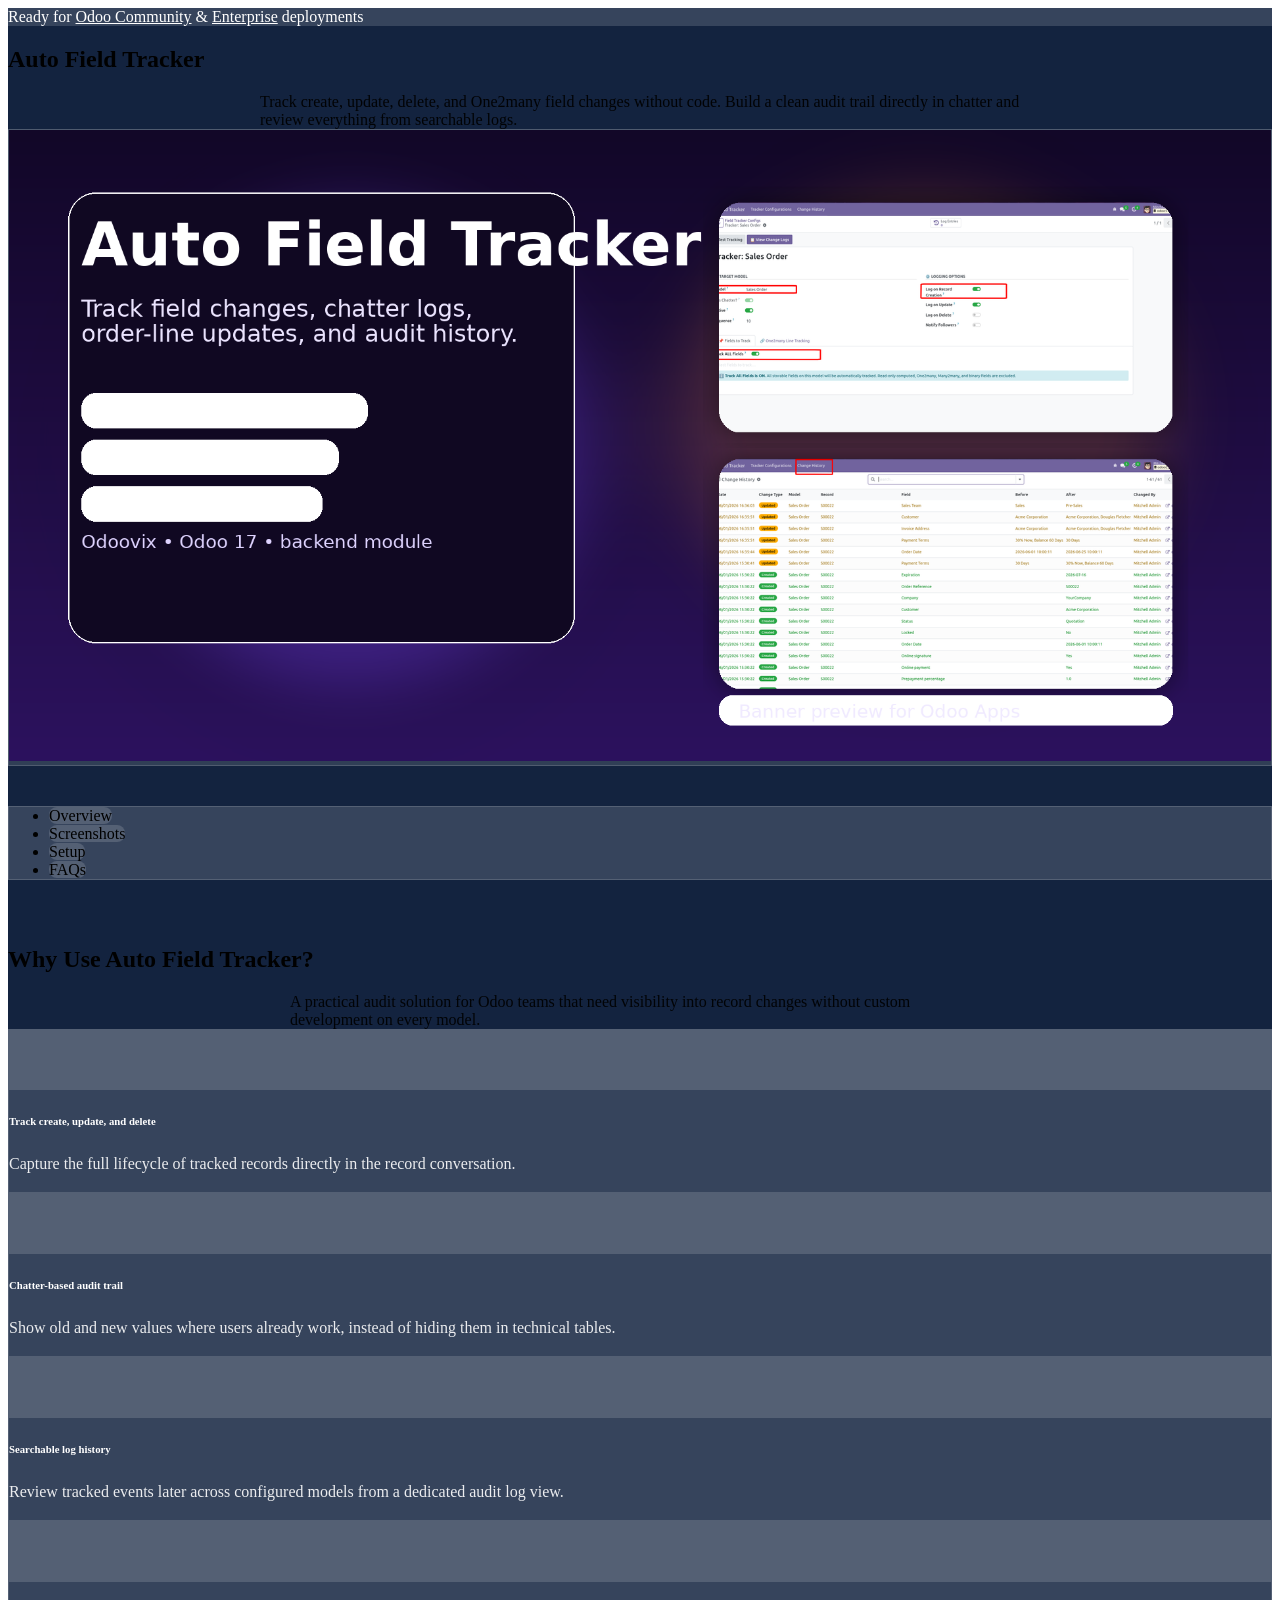
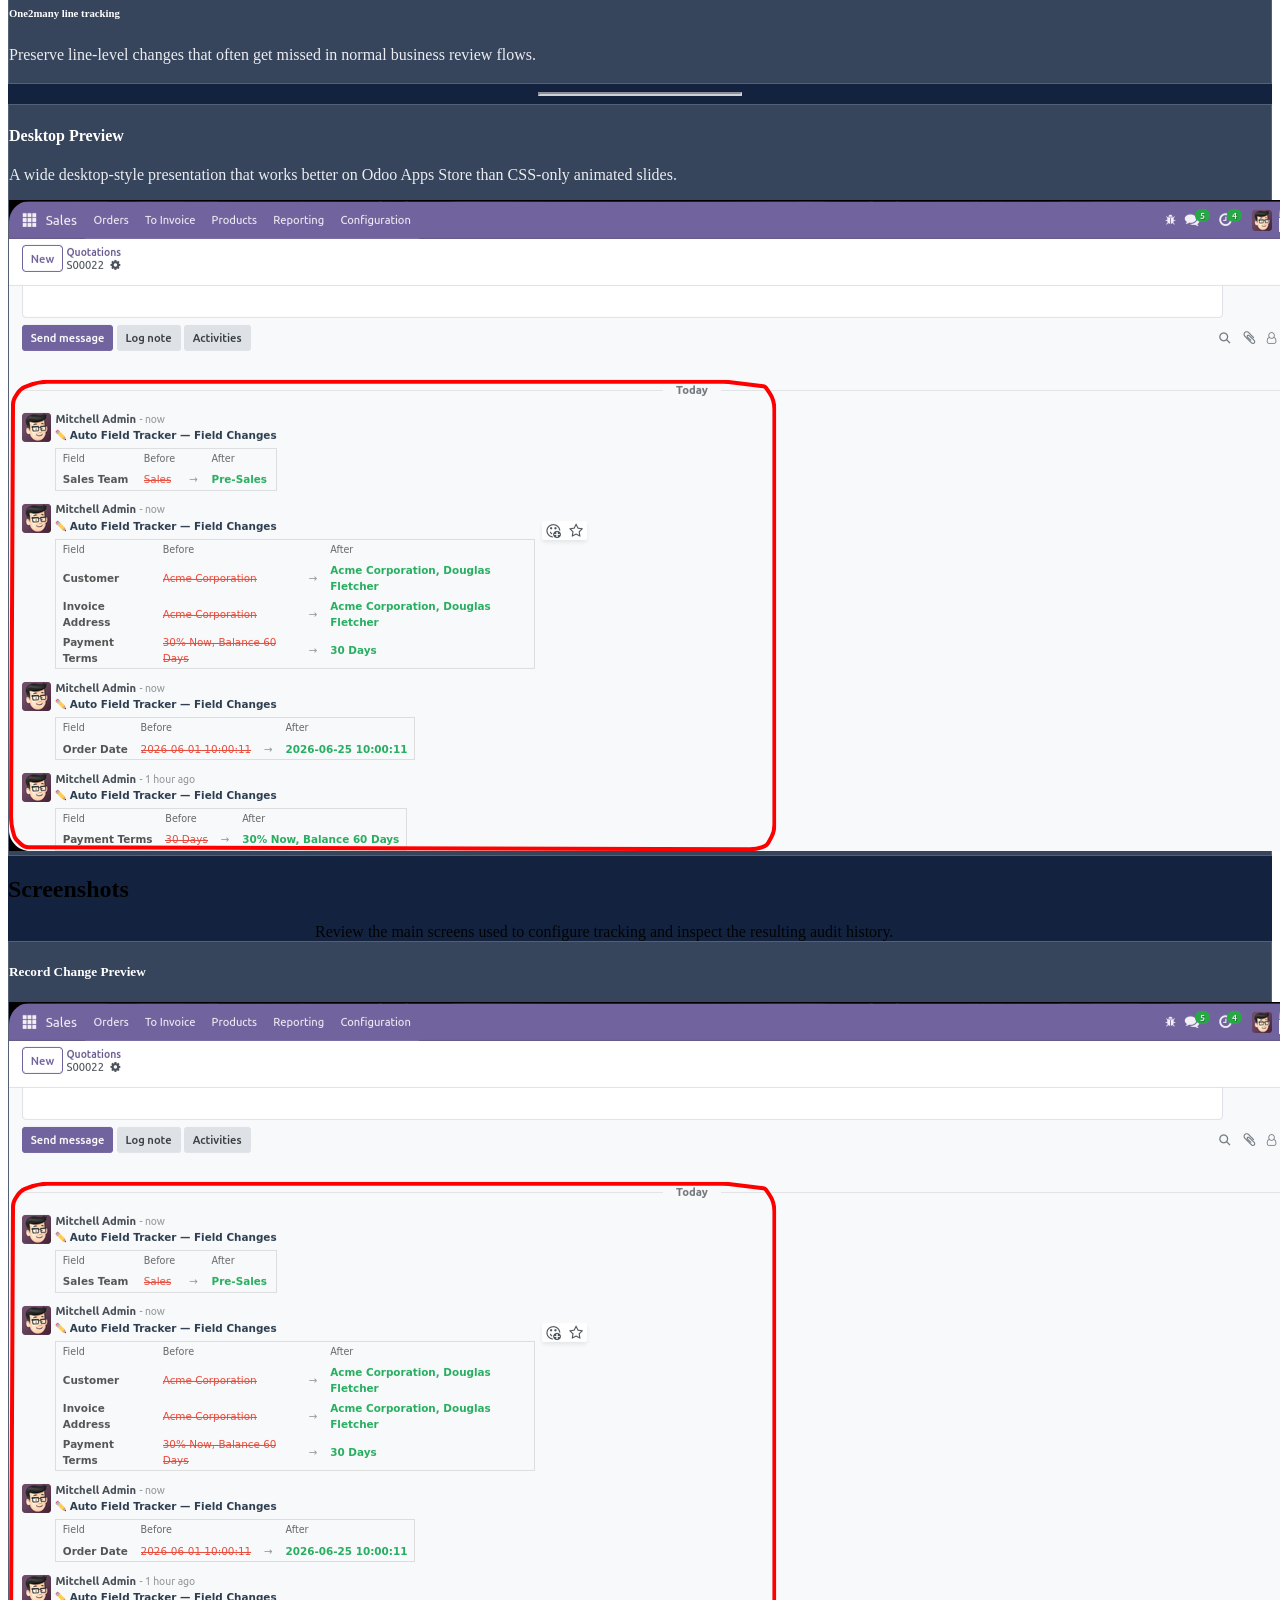
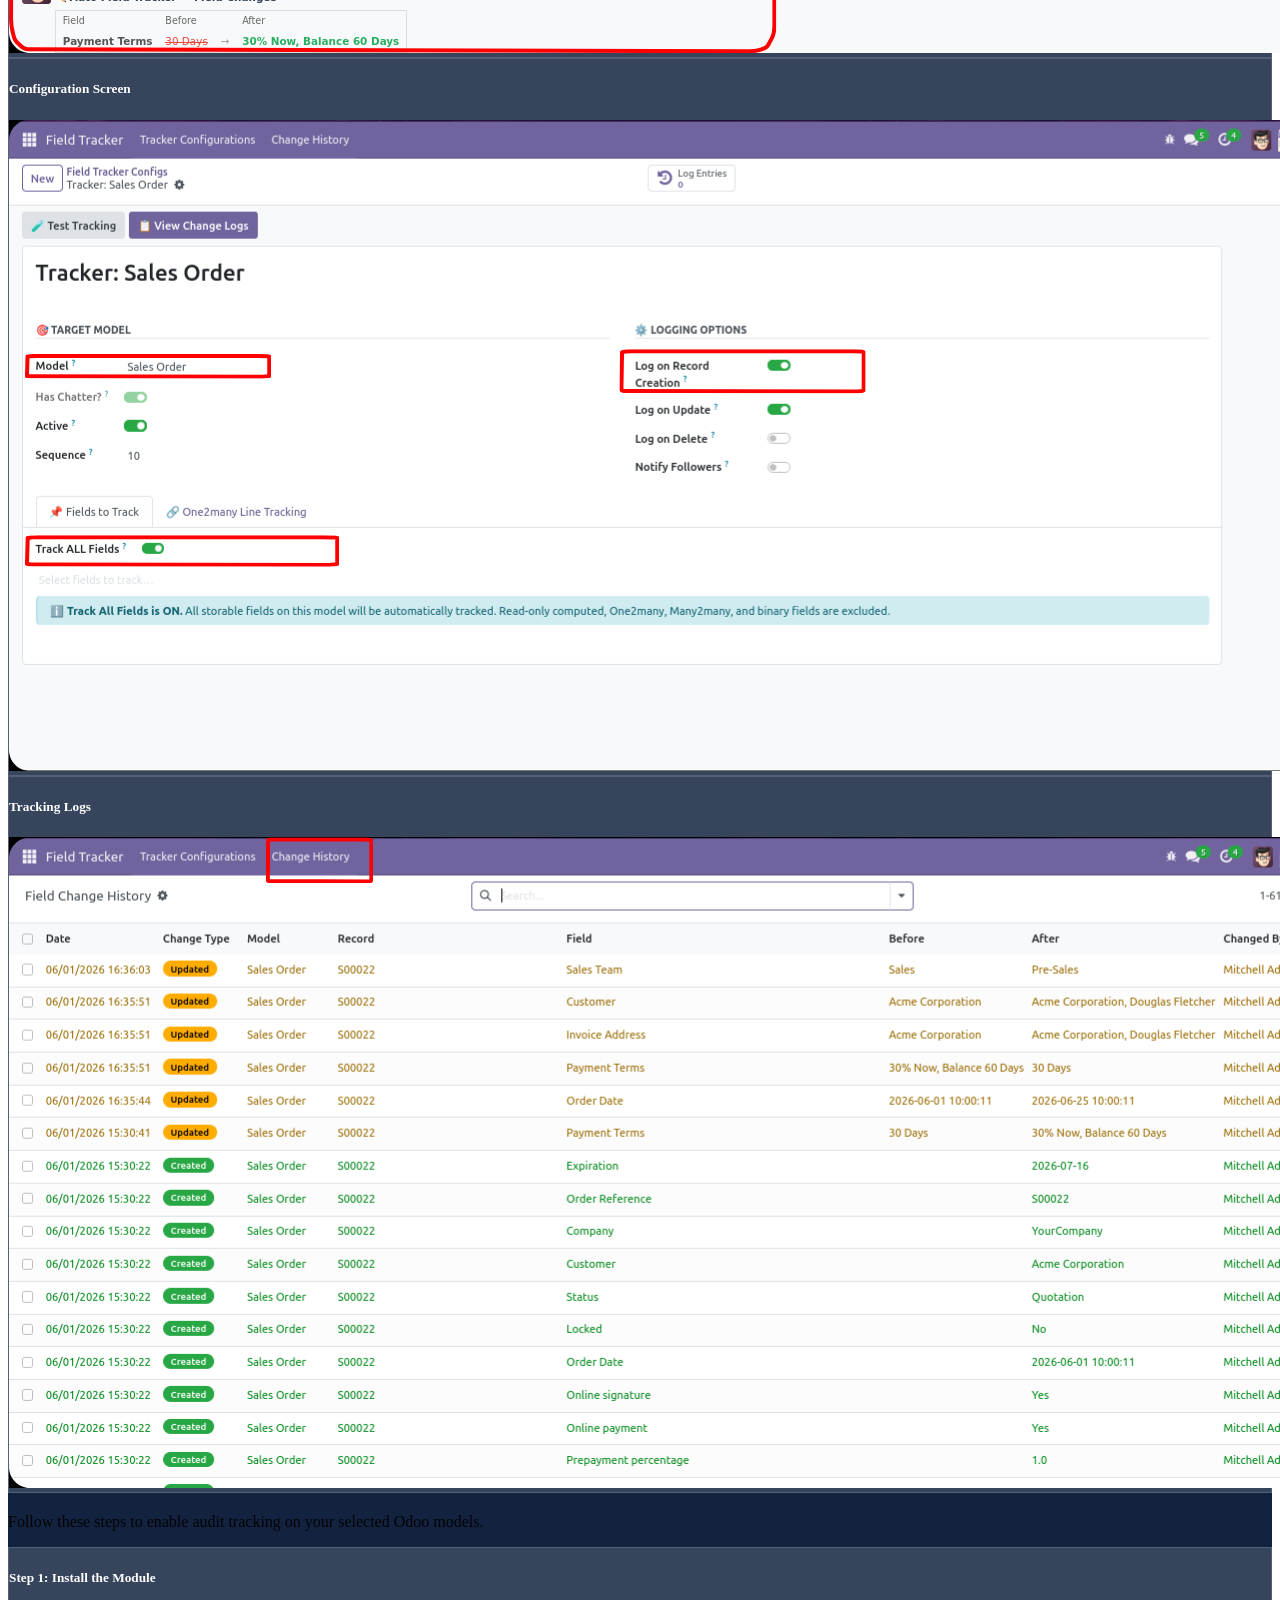
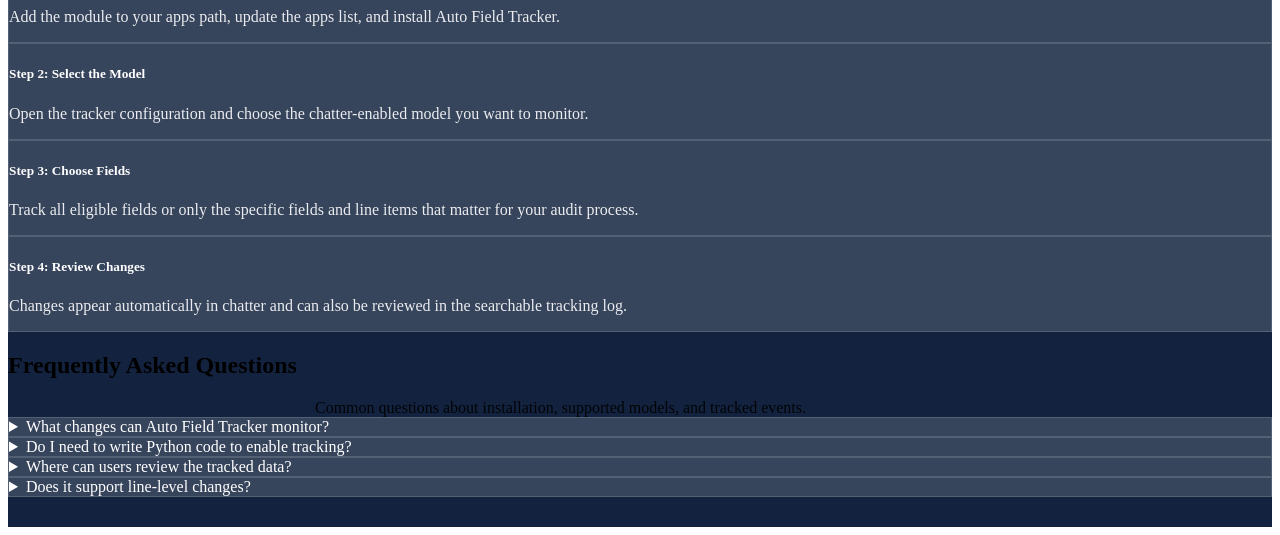
<file: addons/auto_field_tracker/static/description/index.html>
<!DOCTYPE html>
<html lang="en">
<head>
    <meta charset="UTF-8"/>
    <meta content="width=device-width, initial-scale=1" name="viewport"/>
</head>
<body class="m-0 p-0">

<div class="oe_container m-0 p-0" style="background-color: #13233f;">

    <div class="text-center py-3 shadow-lg" style="background-color: #ffffff26; color: #fff;">
        Ready for
        <span class="text-nowrap">
            <span style="text-decoration: underline;">Odoo Community</span> &
            <span style="text-decoration: underline;">Enterprise</span>
        </span>
        deployments
    </div>

    <section class="py-5" style="background-color: #13233f;">
        <div class="row justify-content-center g-4 align-items-stretch">
            <div class="col-lg-10 col-md-12">
                <div class="text-center text-white mb-4 px-3">
                    <h2 class="fw-bold text-light mb-3">Auto Field Tracker</h2>
                    <p class="fs-6 fs-md-5" style="max-width: 760px; margin: 0 auto; opacity: 0.92;">
                        Track create, update, delete, and One2many field changes without code. Build a clean audit
                        trail directly in chatter and review everything from searchable logs.
                    </p>
                </div>

                <div class="p-3 p-md-4 rounded-4 shadow-lg" style="background-color: #ffffff1f; border: 1px solid #ffffff26;">
                    <img alt="Auto Field Tracker Banner" class="img-fluid rounded-4" src="banner.png" style="width: 100%;"/>
                </div>
            </div>
        </div>
    </section>

    <div style="padding-top: 24px; background-color: #13233f;">
        <ul class="nav nav-tabs justify-content-center p-2 shadow-lg gap-2"
            id="nav-tab"
            role="tablist"
            style="background-color: #ffffff26; border: 1px solid #ffffff26;">

            <li class="nav-item" role="presentation">
                <a aria-controls="overview" aria-selected="true"
                   class="nav-link active fw-semibold text-white"
                   data-bs-target="#Overview"
                   data-bs-toggle="pill"
                   id="overview-tab"
                   role="tab"
                   style="background-color: #ffffff26; border-radius: 0.5rem;"
                   type="button">
                    Overview
                </a>
            </li>

            <li class="nav-item" role="presentation">
                <a aria-controls="screenshots" aria-selected="false"
                   class="nav-link fw-semibold text-white"
                   data-bs-target="#Screenshots"
                   data-bs-toggle="pill"
                   id="screenshots-tab"
                   role="tab"
                   style="background-color: #ffffff26; border-radius: 0.5rem;"
                   tabindex="-1"
                   type="button">
                    Screenshots
                </a>
            </li>

            <li class="nav-item" role="presentation">
                <a aria-controls="setup" aria-selected="false"
                   class="nav-link fw-semibold text-white"
                   data-bs-target="#Setup"
                   data-bs-toggle="pill"
                   id="setup-tab"
                   role="tab"
                   style="background-color: #ffffff26; border-radius: 0.5rem;"
                   tabindex="-1"
                   type="button">
                    Setup
                </a>
            </li>

            <li class="nav-item" role="presentation">
                <a aria-controls="faqs" aria-selected="false"
                   class="nav-link fw-semibold text-white"
                   data-bs-target="#FAQs"
                   data-bs-toggle="pill"
                   id="faqs-tab"
                   role="tab"
                   style="background-color: #ffffff26; border-radius: 0.5rem;"
                   tabindex="-1"
                   type="button">
                    FAQs
                </a>
            </li>
        </ul>

        <div class="tab-content p-3" style="padding-top: 30px; padding-bottom: 30px;">

            <div aria-labelledby="overview-tab" class="tab-pane active" id="Overview" role="tabpanel">
                <section class="py-5" style="background-color: #13233f; margin-top: 20px;">
                    <div class="row justify-content-center g-4 align-items-stretch">
                        <div class="col-12 col-md-10">
                            <div class="text-center text-white mb-5 px-3">
                                <h2 class="text-light fw-bold mb-3">Why Use Auto Field Tracker?</h2>
                                <p class="fs-6 fs-md-5" style="max-width: 700px; margin: 0 auto; opacity: 0.9;">
                                    A practical audit solution for Odoo teams that need visibility into record changes
                                    without custom development on every model.
                                </p>
                            </div>

                            <div class="row g-4">
                                <div class="col-lg-6">
                                    <div class="d-flex flex-column flex-lg-row align-items-center text-center text-lg-start h-100 p-3 p-md-4 rounded-4 shadow-lg"
                                         style="background-color: #ffffff26; border: 1px solid #ffffff26; color: #fff;">
                                        <div class="mb-3 mb-lg-0 me-lg-3 d-flex align-items-center justify-content-center rounded-circle"
                                             style="min-width: 60px; height: 60px; background-color: #ffffff26;">
                                            <i class="fa fa-history text-white"></i>
                                        </div>
                                        <div>
                                            <h6 class="text-light fw-bold mb-1">Track create, update, and delete</h6>
                                            <p class="fs-6 mb-0" style="line-height: 1.5; opacity: 0.9;">
                                                Capture the full lifecycle of tracked records directly in the record
                                                conversation.
                                            </p>
                                        </div>
                                    </div>
                                </div>

                                <div class="col-lg-6">
                                    <div class="d-flex flex-column flex-lg-row align-items-center text-center text-lg-start h-100 p-3 p-md-4 rounded-4 shadow-lg"
                                         style="background-color: #ffffff26; border: 1px solid #ffffff26; color: #fff;">
                                        <div class="mb-3 mb-lg-0 me-lg-3 d-flex align-items-center justify-content-center rounded-circle"
                                             style="min-width: 60px; height: 60px; background-color: #ffffff26;">
                                            <i class="fa fa-comments text-white"></i>
                                        </div>
                                        <div>
                                            <h6 class="text-light fw-bold mb-1">Chatter-based audit trail</h6>
                                            <p class="fs-6 mb-0" style="line-height: 1.5; opacity: 0.9;">
                                                Show old and new values where users already work, instead of hiding
                                                them in technical tables.
                                            </p>
                                        </div>
                                    </div>
                                </div>

                                <div class="col-lg-6">
                                    <div class="d-flex flex-column flex-lg-row align-items-center text-center text-lg-start h-100 p-3 p-md-4 rounded-4 shadow-lg"
                                         style="background-color: #ffffff26; border: 1px solid #ffffff26; color: #fff;">
                                        <div class="mb-3 mb-lg-0 me-lg-3 d-flex align-items-center justify-content-center rounded-circle"
                                             style="min-width: 60px; height: 60px; background-color: #ffffff26;">
                                            <i class="fa fa-search text-white"></i>
                                        </div>
                                        <div>
                                            <h6 class="text-light fw-bold mb-1">Searchable log history</h6>
                                            <p class="fs-6 mb-0" style="line-height: 1.5; opacity: 0.9;">
                                                Review tracked events later across configured models from a dedicated
                                                audit log view.
                                            </p>
                                        </div>
                                    </div>
                                </div>

                                <div class="col-lg-6">
                                    <div class="d-flex flex-column flex-lg-row align-items-center text-center text-lg-start h-100 p-3 p-md-4 rounded-4 shadow-lg"
                                         style="background-color: #ffffff26; border: 1px solid #ffffff26; color: #fff;">
                                        <div class="mb-3 mb-lg-0 me-lg-3 d-flex align-items-center justify-content-center rounded-circle"
                                             style="min-width: 60px; height: 60px; background-color: #ffffff26;">
                                            <i class="fa fa-list-alt text-white"></i>
                                        </div>
                                        <div>
                                            <h6 class="text-light fw-bold mb-1">One2many line tracking</h6>
                                            <p class="fs-6 mb-0" style="line-height: 1.5; opacity: 0.9;">
                                                Preserve line-level changes that often get missed in normal business
                                                review flows.
                                            </p>
                                        </div>
                                    </div>
                                </div>
                            </div>

                            <hr class="mx-auto my-4" style="border-color: white; width: 200px; border-width: 2px; opacity: 0.8;"/>

                            <div class="row g-4">
                                <div class="col-12">
                                    <div class="p-4 rounded-4 shadow-lg text-center"
                                         style="background-color: #ffffff26; border: 1px solid #ffffff26; color: #fff;">
                                        <h4 class="fw-bold text-light mb-3">Desktop Preview</h4>
                                        <p class="fs-6 mb-4" style="opacity: 0.9;">
                                            A wide desktop-style presentation that works better on Odoo Apps Store than
                                            CSS-only animated slides.
                                        </p>
                                        <img alt="Auto Field Tracker Desktop Preview" class="img-fluid rounded-4" src="img/1.png"/>
                                    </div>
                                </div>
                            </div>
                        </div>
                    </div>
                </section>
            </div>

            <div aria-labelledby="screenshots-tab" class="tab-pane" id="Screenshots" role="tabpanel">
                <section class="py-5" style="background-color: #13233f; margin-top: 20px;">
                    <div class="row justify-content-center text-center">
                        <div class="col-12 col-md-10">
                            <div class="text-center text-white mb-5 px-3">
                                <h2 class="text-light fw-bold mb-3">Screenshots</h2>
                                <p class="fs-6 fs-md-5" style="max-width: 650px; margin: 0 auto; opacity: 0.9;">
                                    Review the main screens used to configure tracking and inspect the resulting audit
                                    history.
                                </p>
                            </div>

                            <div class="row g-4">
                                <div class="col-12">
                                    <div class="p-4 rounded-4 shadow-lg"
                                         style="background-color: #ffffff26; border: 1px solid #ffffff26; color: #fff;">
                                        <h5 class="fw-bold text-light mb-3">Record Change Preview</h5>
                                        <img alt="Screenshot 1" class="img-fluid rounded" src="img/1.png"/>
                                    </div>
                                </div>

                                <div class="col-12">
                                    <div class="p-4 rounded-4 shadow-lg"
                                         style="background-color: #ffffff26; border: 1px solid #ffffff26; color: #fff;">
                                        <h5 class="fw-bold text-light mb-3">Configuration Screen</h5>
                                        <img alt="Screenshot 2" class="img-fluid rounded" src="img/2.png"/>
                                    </div>
                                </div>

                                <div class="col-12">
                                    <div class="p-4 rounded-4 shadow-lg"
                                         style="background-color: #ffffff26; border: 1px solid #ffffff26; color: #fff;">
                                        <h5 class="fw-bold text-light mb-3">Tracking Logs</h5>
                                        <img alt="Screenshot 3" class="img-fluid rounded" src="img/3.png"/>
                                    </div>
                                </div>
                            </div>
                        </div>
                    </div>
                </section>
            </div>

            <div aria-labelledby="setup-tab" class="tab-pane" id="Setup" role="tabpanel">
                <section class="py-5" style="background-color: #13233f; margin-top: 20px;">
                    <div class="row justify-content-center text-center">
                        <div class="col-12 col-md-10">
                            <p class="fs-6 fs-md-5 text-white mb-5" style="opacity: 0.9;">
                                Follow these steps to enable audit tracking on your selected Odoo models.
                            </p>

                            <div class="row g-4">
                                <div class="col-12">
                                    <div class="p-4 rounded-4 shadow-lg"
                                         style="background-color: #ffffff26; border: 1px solid #ffffff26; color: #fff;">
                                        <h5 class="fw-bold text-light">Step 1: Install the Module</h5>
                                        <p class="fs-6 mb-0" style="opacity: 0.9;">
                                            Add the module to your apps path, update the apps list, and install Auto
                                            Field Tracker.
                                        </p>
                                    </div>
                                </div>

                                <div class="col-12">
                                    <div class="p-4 rounded-4 shadow-lg"
                                         style="background-color: #ffffff26; border: 1px solid #ffffff26; color: #fff;">
                                        <h5 class="fw-bold text-light">Step 2: Select the Model</h5>
                                        <p class="fs-6 mb-0" style="opacity: 0.9;">
                                            Open the tracker configuration and choose the chatter-enabled model you
                                            want to monitor.
                                        </p>
                                    </div>
                                </div>

                                <div class="col-12">
                                    <div class="p-4 rounded-4 shadow-lg"
                                         style="background-color: #ffffff26; border: 1px solid #ffffff26; color: #fff;">
                                        <h5 class="fw-bold text-light">Step 3: Choose Fields</h5>
                                        <p class="fs-6 mb-0" style="opacity: 0.9;">
                                            Track all eligible fields or only the specific fields and line items that
                                            matter for your audit process.
                                        </p>
                                    </div>
                                </div>

                                <div class="col-12">
                                    <div class="p-4 rounded-4 shadow-lg text-center"
                                         style="background-color: #ffffff26; border: 1px solid #ffffff26; color: #fff;">
                                        <h5 class="fw-bold text-light">Step 4: Review Changes</h5>
                                        <p class="fs-6 mb-0" style="opacity: 0.9;">
                                            Changes appear automatically in chatter and can also be reviewed in the
                                            searchable tracking log.
                                        </p>
                                    </div>
                                </div>
                            </div>
                        </div>
                    </div>
                </section>
            </div>

            <div aria-labelledby="faqs-tab" class="tab-pane" id="FAQs" role="tabpanel">
                <section class="py-5" style="background-color: #13233f; margin-top: 20px;">
                    <div class="row justify-content-center text-center">
                        <div class="col-12 col-md-10">
                            <div class="text-center text-white mb-5 px-3">
                                <h2 class="text-light fw-bold mb-3">Frequently Asked Questions</h2>
                                <p class="fs-6 fs-md-5" style="max-width: 650px; margin: 0 auto; opacity: 0.9;">
                                    Common questions about installation, supported models, and tracked events.
                                </p>
                            </div>

                            <div class="d-flex flex-column gap-3 text-start">
                                <details class="p-4 rounded-4 shadow-lg"
                                         style="background-color: #ffffff26; border: 1px solid #ffffff26; color: #fff;">
                                    <summary class="fw-bold text-white cursor-pointer">
                                        What changes can Auto Field Tracker monitor?
                                    </summary>
                                    <div class="mt-4" style="opacity: 0.9;">
                                        <hr/>
                                        It can track create, update, delete, and selected One2many line changes for
                                        supported chatter-enabled models.
                                    </div>
                                </details>

                                <details class="p-4 rounded-4 shadow-lg"
                                         style="background-color: #ffffff26; border: 1px solid #ffffff26; color: #fff;">
                                    <summary class="fw-bold text-white cursor-pointer">
                                        Do I need to write Python code to enable tracking?
                                    </summary>
                                    <div class="mt-4" style="opacity: 0.9;">
                                        <hr/>
                                        No. The module is designed to be configured from the Odoo interface without
                                        custom code for each tracked model.
                                    </div>
                                </details>

                                <details class="p-4 rounded-4 shadow-lg"
                                         style="background-color: #ffffff26; border: 1px solid #ffffff26; color: #fff;">
                                    <summary class="fw-bold text-white cursor-pointer">
                                        Where can users review the tracked data?
                                    </summary>
                                    <div class="mt-4" style="opacity: 0.9;">
                                        <hr/>
                                        Users can see tracked changes directly in chatter and browse the dedicated
                                        audit log for broader review.
                                    </div>
                                </details>

                                <details class="p-4 rounded-4 shadow-lg"
                                         style="background-color: #ffffff26; border: 1px solid #ffffff26; color: #fff;">
                                    <summary class="fw-bold text-white cursor-pointer">
                                        Does it support line-level changes?
                                    </summary>
                                    <div class="mt-4" style="opacity: 0.9;">
                                        <hr/>
                                        Yes. Selected One2many child-line changes can be recorded on the parent record
                                        to keep the change story complete.
                                    </div>
                                </details>
                            </div>
                        </div>
                    </div>
                </section>
            </div>

        </div>
    </div>
</div>

</body>
</html>
</file>
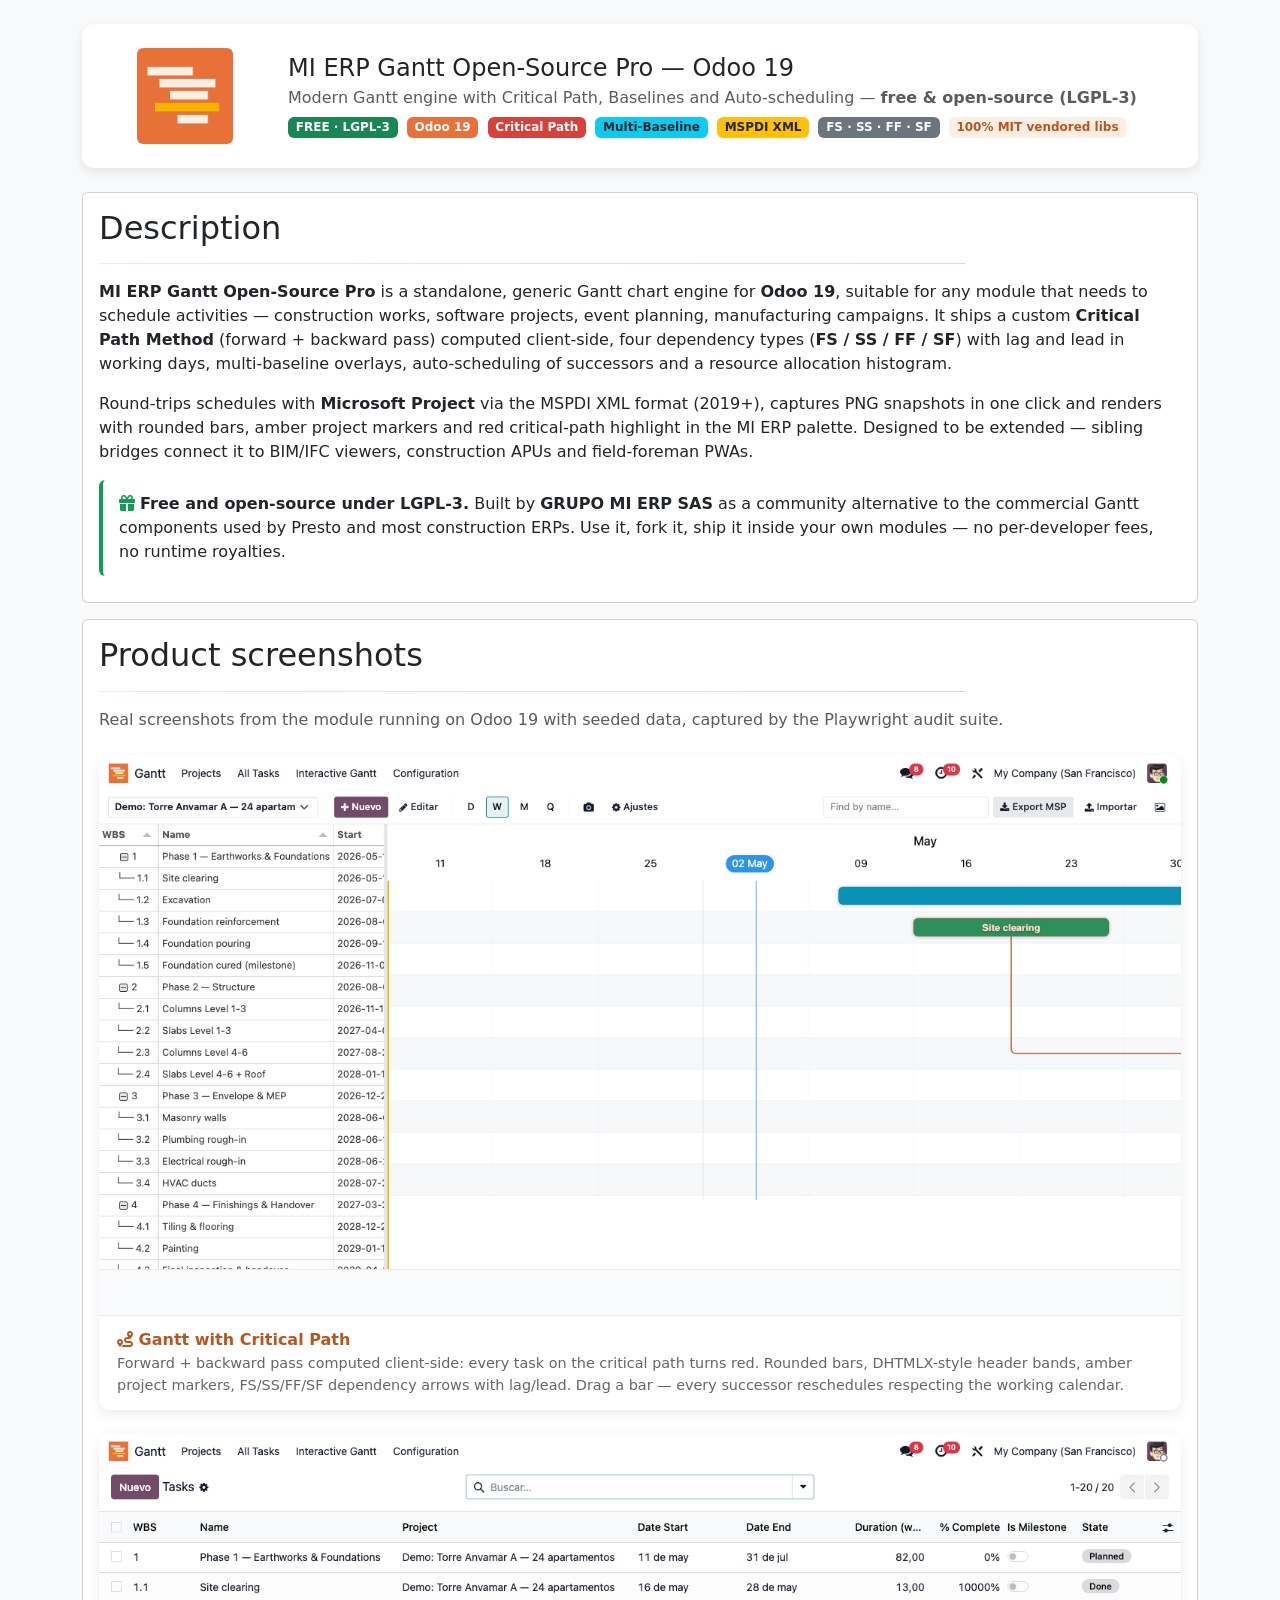
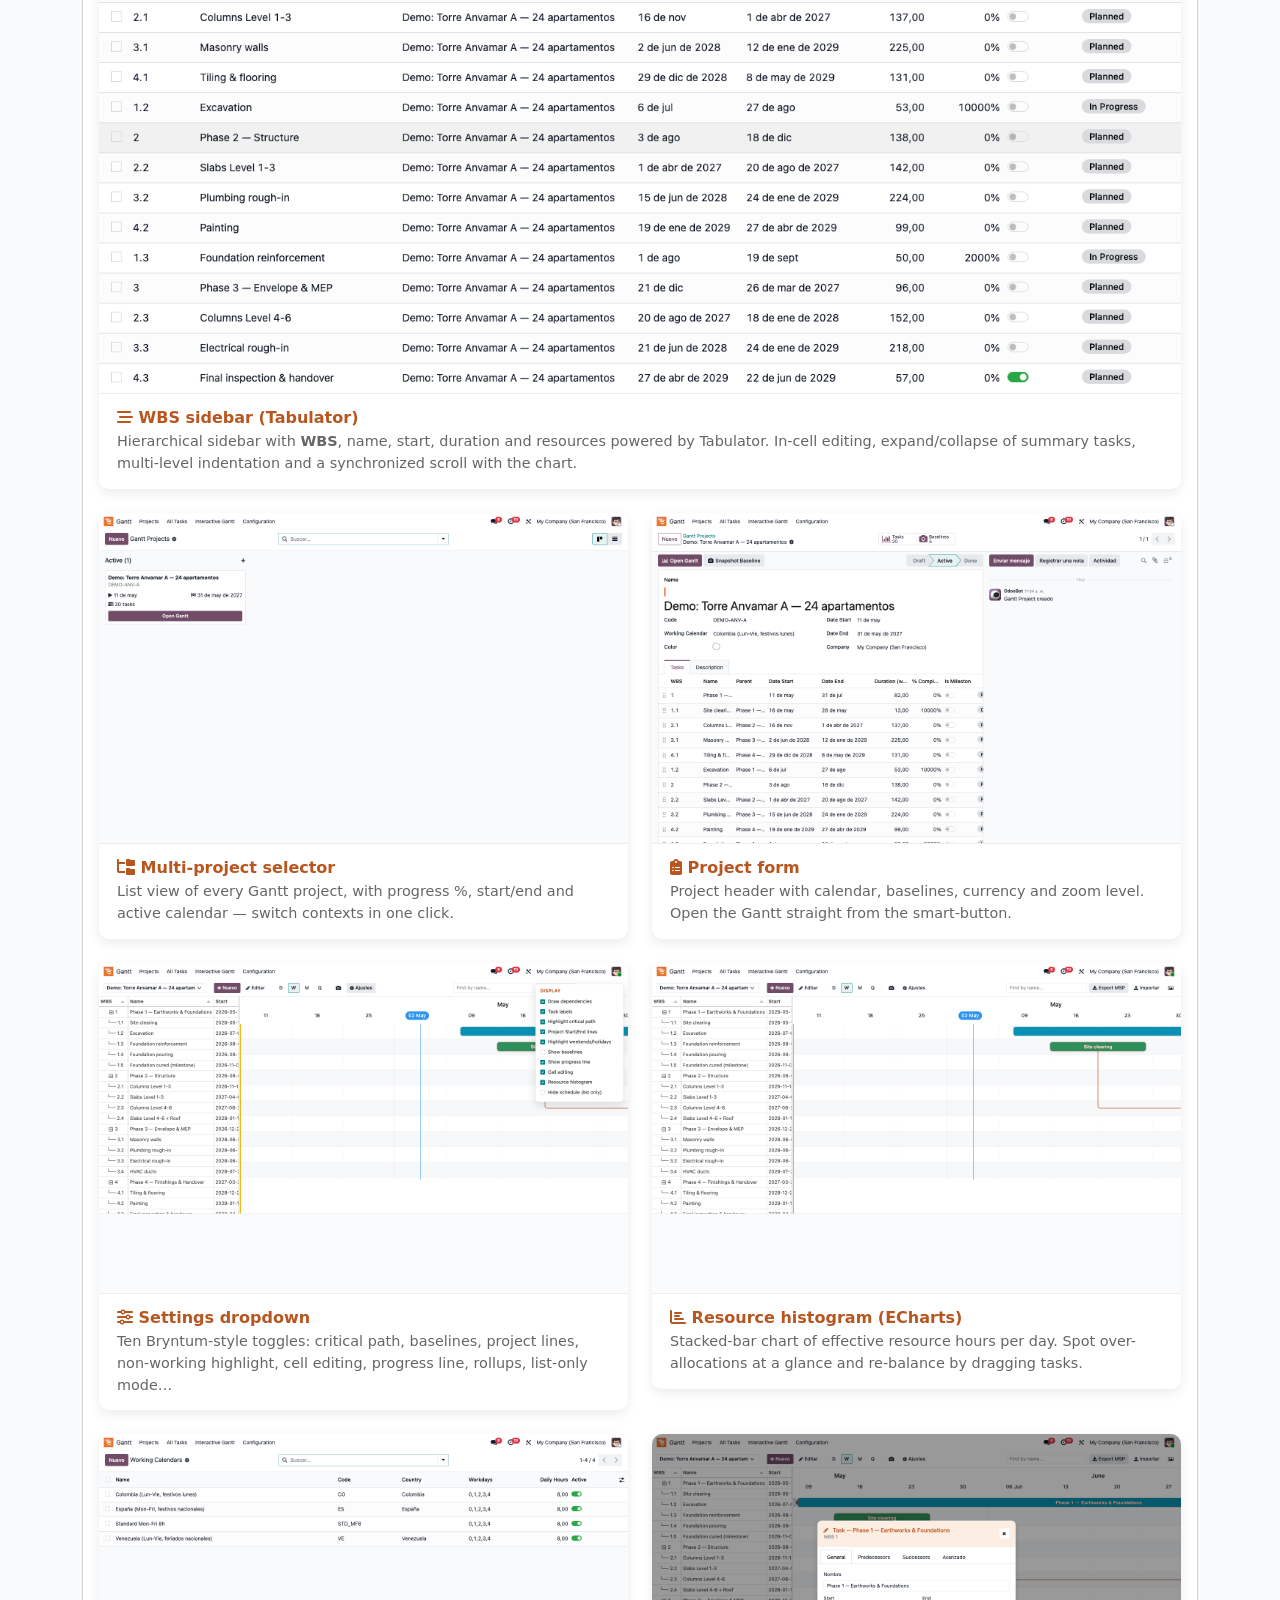
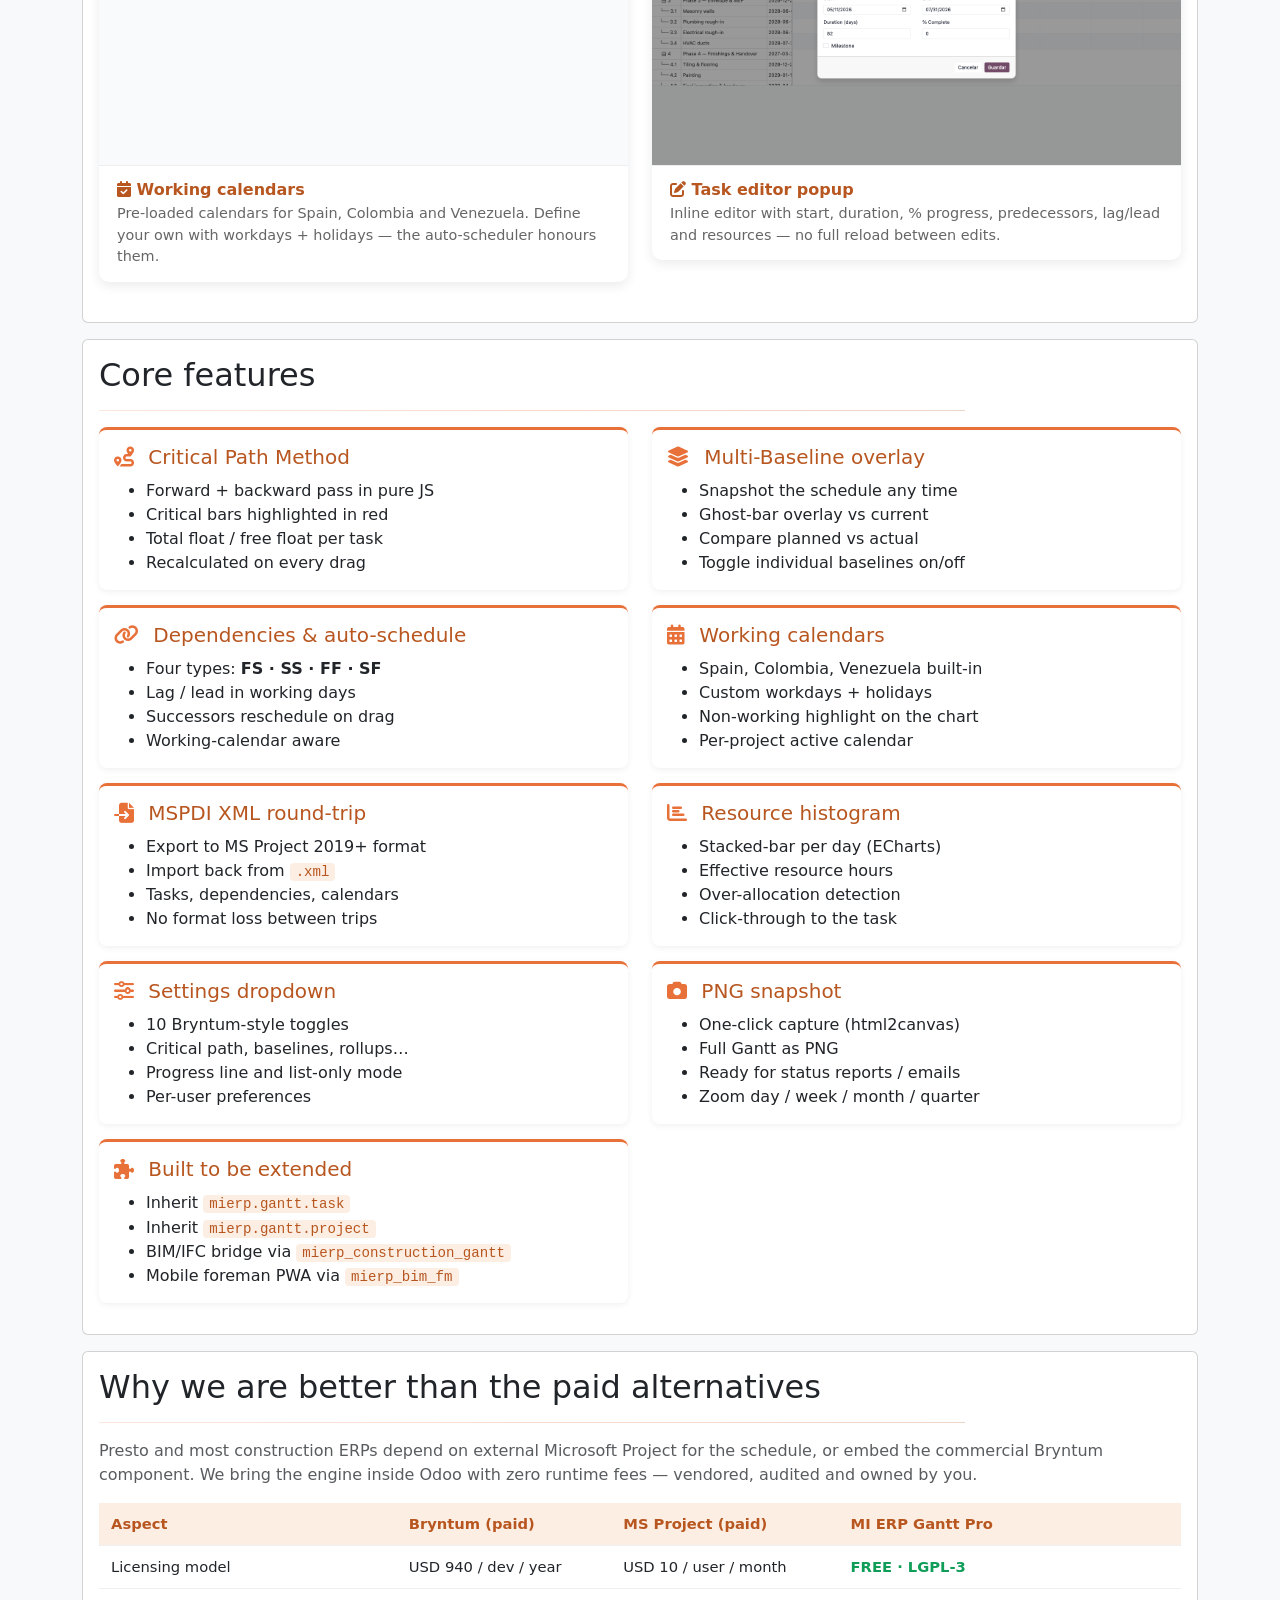
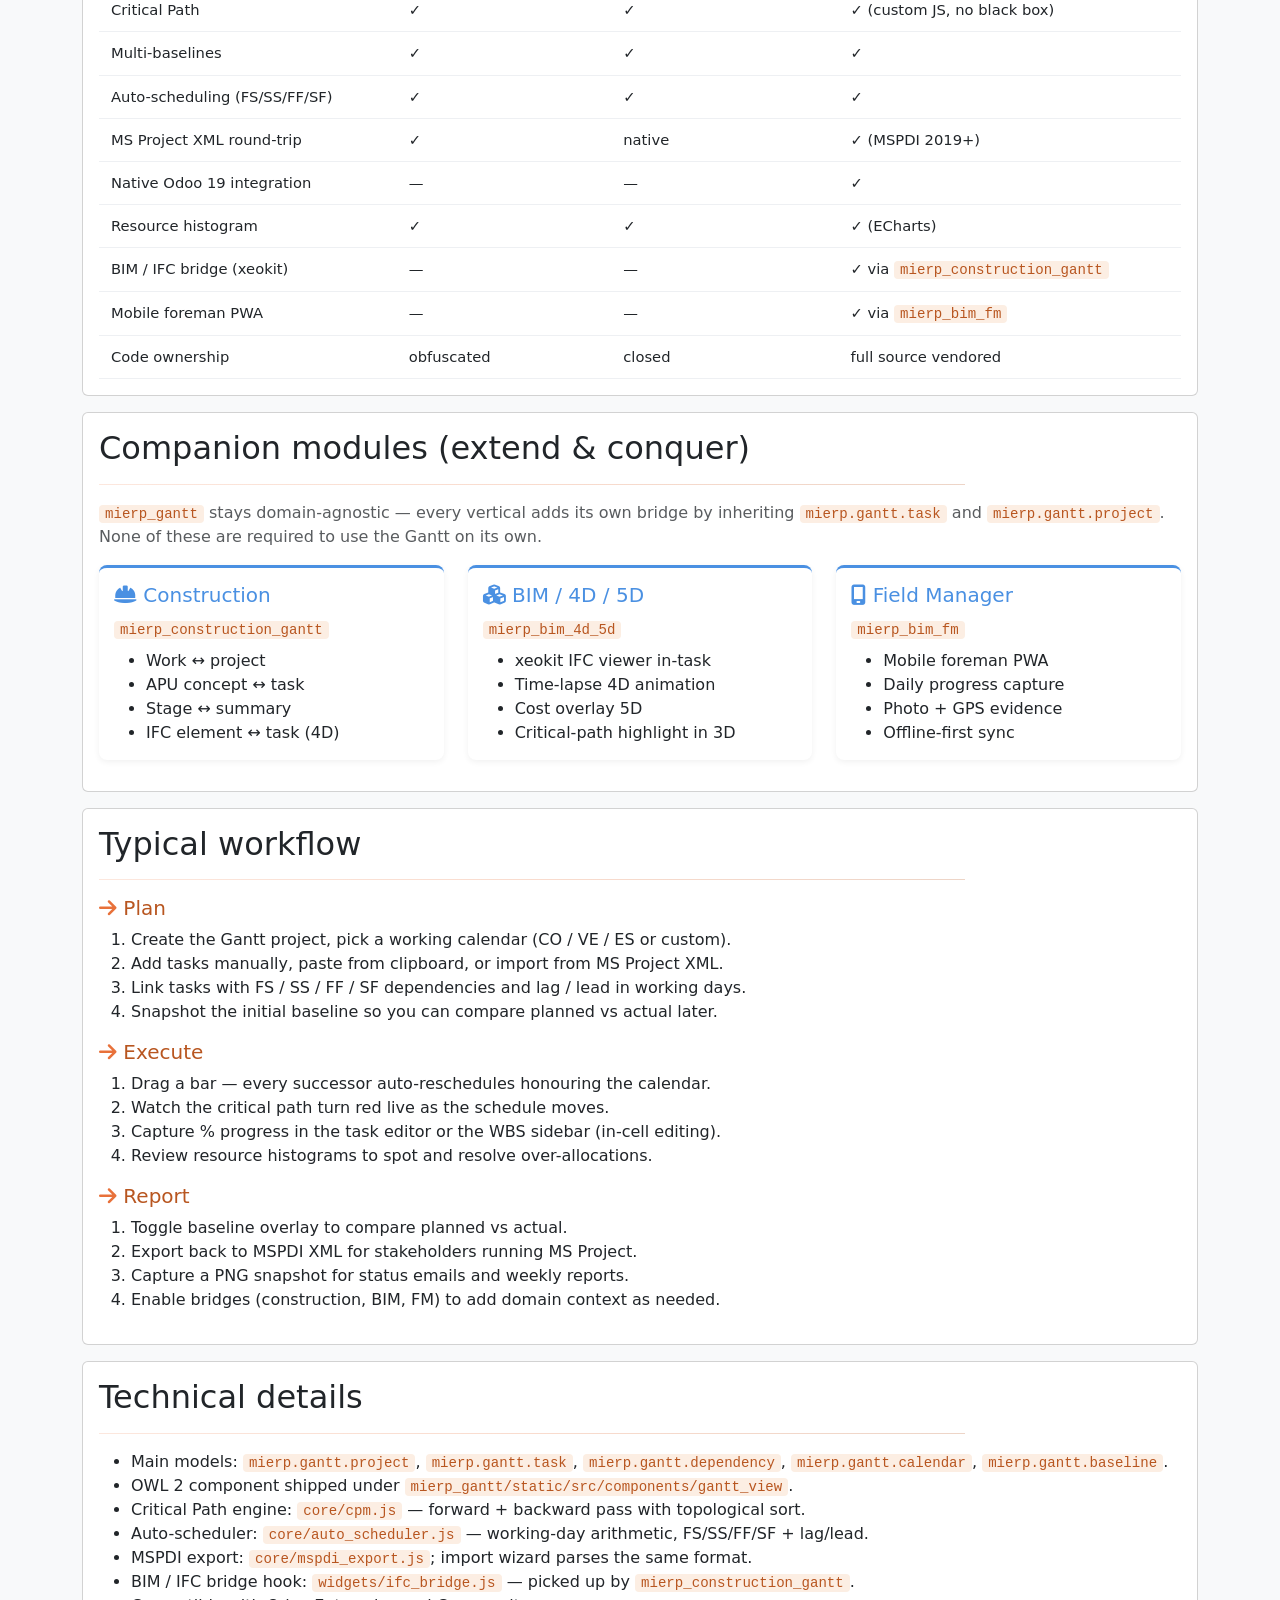
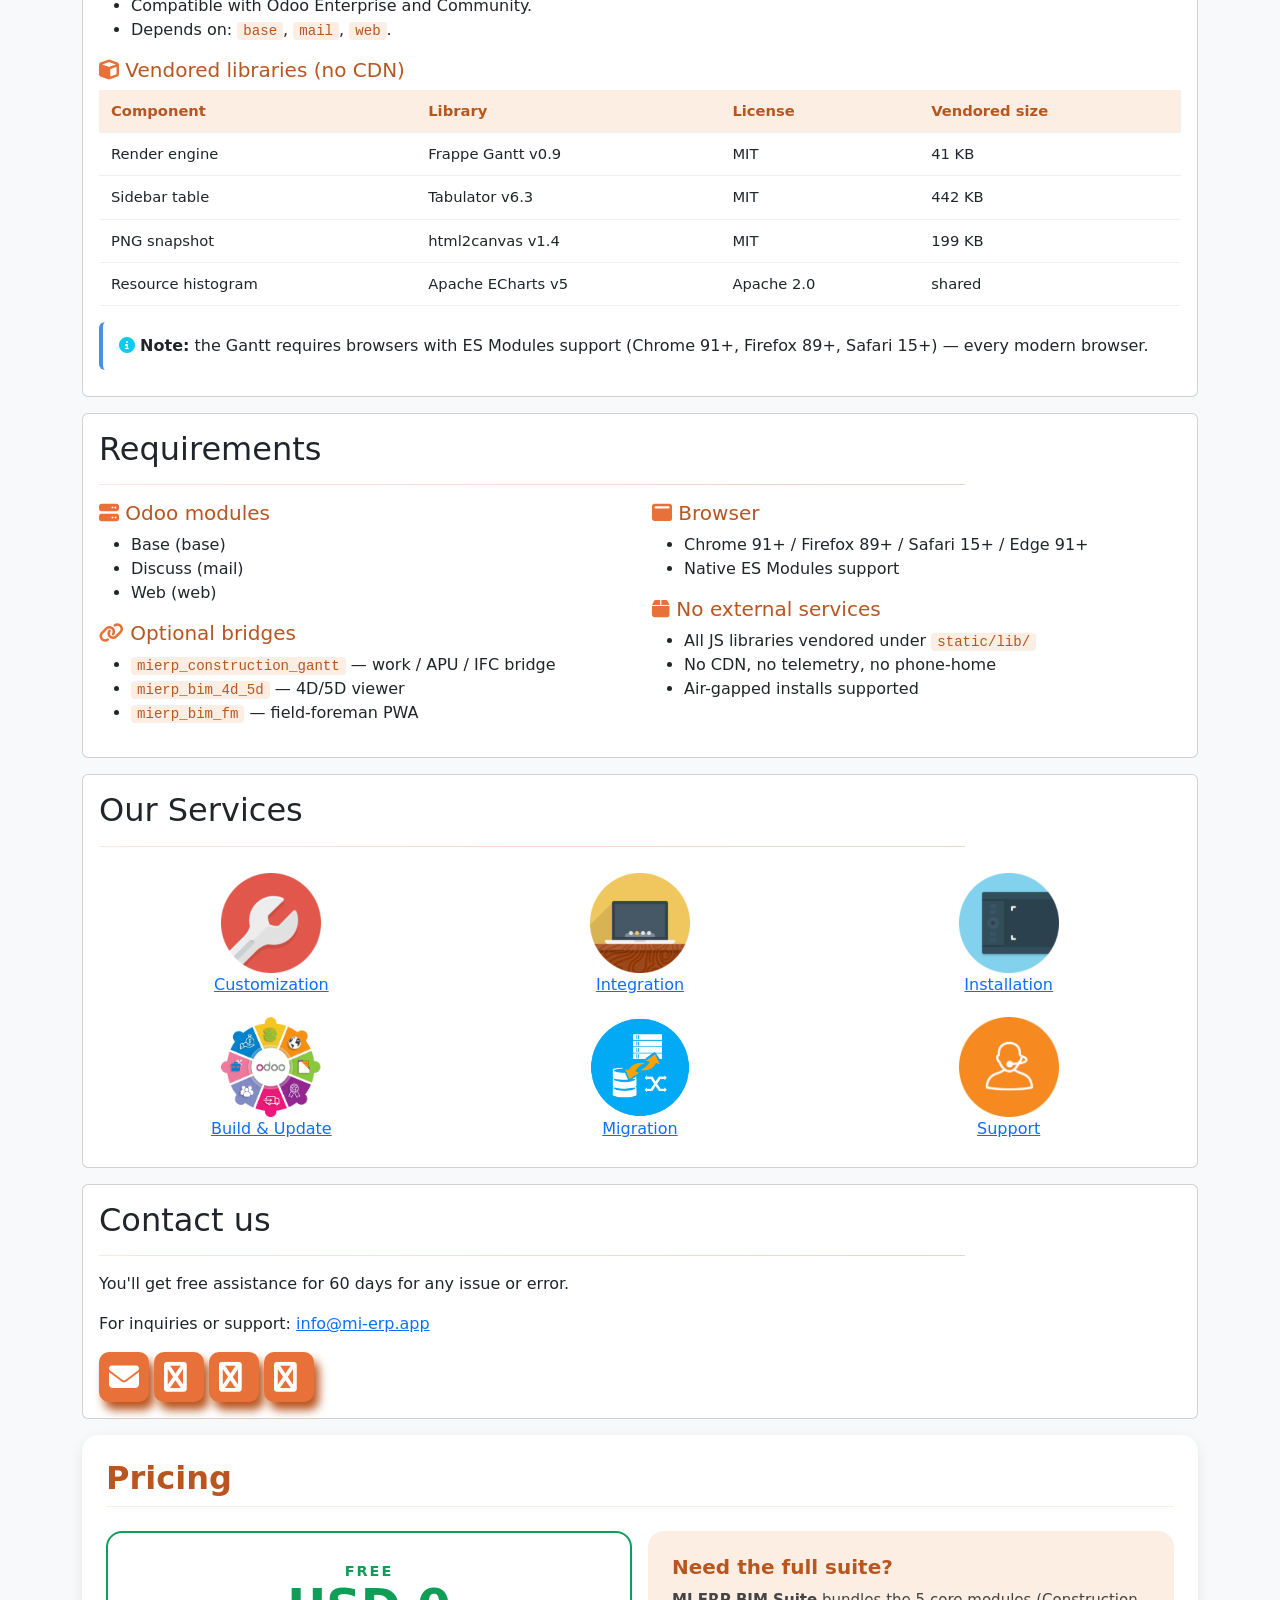
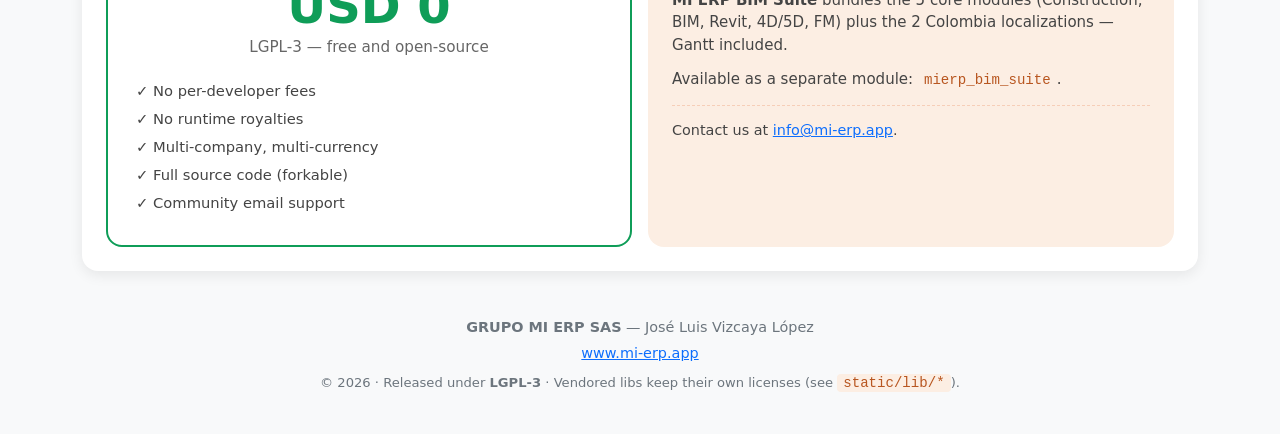
<file: addons/mierp_gantt/static/description/index.html>
<!doctype html>
<html lang="en">
    <head>
      <meta charset="utf-8"/>
      <meta name="viewport" content="width=device-width, initial-scale=1"/>
      <title>MI ERP Gantt Open-Source Pro — Odoo 19 (Free / LGPL-3)</title>
      <meta name="description" content="Free, open-source Gantt chart for Odoo 19: Critical Path, Multi-Baseline, Auto-scheduling, MSPDI XML round-trip, resource histogram and working calendars. 100% MIT vendored libs, LGPL-3 module — no royalties, no fees."/>
      <meta property="og:image" content="icon.png"/>
      <link href="https://cdn.jsdelivr.net/npm/bootstrap@5.3.2/dist/css/bootstrap.min.css" rel="stylesheet">
      <link rel="stylesheet" href="https://cdnjs.cloudflare.com/ajax/libs/font-awesome/6.4.0/css/all.min.css">
      <style>
        :root {
            --orange:#E8713A;
            --orange-light:#F4A07A;
            --orange-dark:#B85620;
            --orange-soft:#FCEEE3;
            --dark:#1A1A1A;
            --gray:#666666;
            --success:#0F9D58;
            --info:#4A90E2;
            --purple:#8E5BC9;
            --critical:#D8413B;
        }
        body { background:#f8f9fa; color:#212529; font-size:16px; }
        .hero { background:#fff; border-radius:12px; padding:24px; box-shadow:0 4px 10px rgba(0,0,0,0.08); }
        .feature { background:#fff; border-left:4px solid var(--orange); padding:12px 16px; border-radius:6px; margin-bottom:10px; }
        .feature-warning { background:#fff; border-left:4px solid #ffc107; padding:12px 16px; border-radius:6px; margin-bottom:10px; }
        .feature-info { background:#fff; border-left:4px solid var(--info); padding:12px 16px; border-radius:6px; margin-bottom:10px; }
        .feature-success { background:#fff; border-left:4px solid var(--success); padding:12px 16px; border-radius:6px; margin-bottom:10px; }
        h2, h3 { color:var(--orange-dark); font-weight:600; }
        h5 { color:var(--orange-dark); }
        footer { margin-top:30px; font-size:0.9rem; color:#6c757d; }
        .module-card { background:#fff; border-radius:8px; padding:15px; margin-bottom:15px; box-shadow:0 2px 6px rgba(0,0,0,0.06); border-top:3px solid var(--orange); }
        .module-card h5 { color:var(--orange-dark); margin-bottom:10px; }
        .module-card i { color:var(--orange); margin-right:8px; }
        .l10n-card { background:#fff; border-radius:8px; padding:15px; margin-bottom:15px; box-shadow:0 2px 6px rgba(0,0,0,0.06); border-top:3px solid var(--info); }
        .l10n-card h5 { color:var(--info); margin-bottom:10px; }
        .vs-card { background:#fff; border-radius:8px; padding:15px; margin-bottom:15px; box-shadow:0 2px 6px rgba(0,0,0,0.06); border-top:3px solid var(--success); }
        .vs-card h5 { color:var(--success); margin-bottom:10px; }
        .shot-card { background:#fff; border-radius:10px; overflow:hidden; box-shadow:0 4px 12px rgba(0,0,0,0.08); margin-bottom:24px; width:100%; max-width:100%; box-sizing:border-box; }
        .shot-card img { width:100%; max-width:100%; height:auto; display:block; border-bottom:1px solid #eee; object-fit:cover; object-position:top; max-height:380px; }
        .shot-card.shot-hero img { max-height:560px; }
        .shot-caption { padding:14px 18px; }
        .shot-caption h5 { color:var(--orange-dark); margin:0 0 4px 0; font-size:1rem; font-weight:700; }
        .shot-caption p { margin:0; color:var(--gray); font-size:0.9rem; }
        .badge-orange { background:var(--orange); color:#fff; }
        .badge-orange-soft { background:var(--orange-soft); color:var(--orange-dark); }
        .badge-critical { background:var(--critical); color:#fff; }
        hr.mi-erp { width:80%;height:1px;background:linear-gradient(to right,var(--orange-light),var(--orange),var(--orange-dark)); border:none; }
        table.compare { width:100%; border-collapse:collapse; }
        table.compare th, table.compare td { padding:10px 12px; border-bottom:1px solid #eef0f3; text-align:left; font-size:0.92rem; }
        table.compare th { background:var(--orange-soft); color:var(--orange-dark); }
        table.compare tr:hover { background:#fafbfc; }
        code { color:var(--orange-dark); background:var(--orange-soft); padding:1px 6px; border-radius:4px; font-size:0.88rem; }
      </style>
    </head>
    <body>
        <div class="container py-4">

            <!-- HEADER -->
            <div class="hero mb-4">
                <div class="row align-items-center">
                    <div class="col-md-2 text-center">
                        <img src="icon.png" alt="MI ERP Gantt" class="img-fluid rounded" style="max-width:96px;">
                    </div>
                    <div class="col-md-10">
                        <h1 class="h4 mb-1">MI ERP Gantt Open-Source Pro — Odoo 19</h1>
                        <p class="mb-1 text-muted">Modern Gantt engine with Critical Path, Baselines and Auto-scheduling — <strong>free &amp; open-source (LGPL-3)</strong></p>
                        <div>
                            <span class="badge bg-success me-1">FREE · LGPL-3</span>
                            <span class="badge badge-orange me-1">Odoo 19</span>
                            <span class="badge badge-critical me-1">Critical Path</span>
                            <span class="badge bg-info text-dark me-1">Multi-Baseline</span>
                            <span class="badge bg-warning text-dark me-1">MSPDI XML</span>
                            <span class="badge bg-secondary me-1">FS · SS · FF · SF</span>
                            <span class="badge badge-orange-soft me-1">100% MIT vendored libs</span>
                        </div>
                    </div>
                </div>
            </div>

            <!-- DESCRIPTION -->
            <div class="card mb-3">
                <div class="card-body">
                    <h2 class="h2 mb-3">Description</h2>
                    <hr class="mi-erp">
                    <p>
                        <strong>MI ERP Gantt Open-Source Pro</strong> is a standalone, generic Gantt
                        chart engine for <strong>Odoo 19</strong>, suitable for any module that needs
                        to schedule activities — construction works, software projects, event
                        planning, manufacturing campaigns. It ships a custom
                        <strong>Critical Path Method</strong> (forward + backward pass) computed
                        client-side, four dependency types (<strong>FS / SS / FF / SF</strong>) with
                        lag and lead in working days, multi-baseline overlays, auto-scheduling of
                        successors and a resource allocation histogram.
                    </p>
                    <p>
                        Round-trips schedules with <strong>Microsoft Project</strong> via the MSPDI
                        XML format (2019+), captures PNG snapshots in one click and renders with
                        rounded bars, amber project markers and red critical-path highlight in the
                        MI ERP palette. Designed to be extended — sibling bridges connect it to
                        BIM/IFC viewers, construction APUs and field-foreman PWAs.
                    </p>
                    <div class="feature-success">
                        <i class="fa fa-gift" style="color:var(--success);"></i>
                        <strong>Free and open-source under LGPL-3.</strong> Built by
                        <strong>GRUPO MI ERP SAS</strong> as a community alternative to the
                        commercial Gantt components used by Presto and most construction
                        ERPs. Use it, fork it, ship it inside your own modules — no per-developer
                        fees, no runtime royalties.
                    </div>
                </div>
            </div>

            <!-- GALLERY — main course -->
            <div class="card mb-3">
                <div class="card-body">
                    <h2 class="h2 mb-3">Product screenshots</h2>
                    <hr class="mi-erp">
                    <p class="text-muted mb-4">
                        Real screenshots from the module running on Odoo 19 with seeded data,
                        captured by the Playwright audit suite.
                    </p>

                    <!-- Critical Path — the star -->
                    <div class="shot-card shot-hero">
                        <img src="screenshots/02_gantt_critical_path.png" alt="Gantt with Critical Path"/>
                        <div class="shot-caption">
                            <h5><i class="fa fa-route"></i> Gantt with Critical Path</h5>
                            <p>
                                Forward + backward pass computed client-side: every task on the
                                critical path turns red. Rounded bars, DHTMLX-style header bands,
                                amber project markers, FS/SS/FF/SF dependency arrows with lag/lead.
                                Drag a bar — every successor reschedules respecting the working
                                calendar.
                            </p>
                        </div>
                    </div>

                    <!-- Tasks with WBS sidebar -->
                    <div class="shot-card shot-hero">
                        <img src="screenshots/08_tasks_with_wbs.png" alt="Tasks with WBS sidebar"/>
                        <div class="shot-caption">
                            <h5><i class="fa fa-stream"></i> WBS sidebar (Tabulator)</h5>
                            <p>
                                Hierarchical sidebar with <strong>WBS</strong>, name, start, duration
                                and resources powered by Tabulator. In-cell editing, expand/collapse
                                of summary tasks, multi-level indentation and a synchronized scroll
                                with the chart.
                            </p>
                        </div>
                    </div>

                    <div class="row">
                        <div class="col-md-6">
                            <div class="shot-card">
                                <img src="screenshots/01_projects.png" alt="Projects list"/>
                                <div class="shot-caption">
                                    <h5><i class="fa fa-folder-tree"></i> Multi-project selector</h5>
                                    <p>List view of every Gantt project, with progress %, start/end and active calendar — switch contexts in one click.</p>
                                </div>
                            </div>
                        </div>
                        <div class="col-md-6">
                            <div class="shot-card">
                                <img src="screenshots/06_project_form.png" alt="Project form"/>
                                <div class="shot-caption">
                                    <h5><i class="fa fa-clipboard-list"></i> Project form</h5>
                                    <p>Project header with calendar, baselines, currency and zoom level. Open the Gantt straight from the smart-button.</p>
                                </div>
                            </div>
                        </div>
                    </div>

                    <div class="row">
                        <div class="col-md-6">
                            <div class="shot-card">
                                <img src="screenshots/03_settings_dropdown.png" alt="Settings dropdown"/>
                                <div class="shot-caption">
                                    <h5><i class="fa fa-sliders"></i> Settings dropdown</h5>
                                    <p>Ten Bryntum-style toggles: critical path, baselines, project lines, non-working highlight, cell editing, progress line, rollups, list-only mode…</p>
                                </div>
                            </div>
                        </div>
                        <div class="col-md-6">
                            <div class="shot-card">
                                <img src="screenshots/04_resource_histogram.png" alt="Resource histogram"/>
                                <div class="shot-caption">
                                    <h5><i class="fa fa-chart-bar"></i> Resource histogram (ECharts)</h5>
                                    <p>Stacked-bar chart of effective resource hours per day. Spot over-allocations at a glance and re-balance by dragging tasks.</p>
                                </div>
                            </div>
                        </div>
                    </div>

                    <div class="row">
                        <div class="col-md-6">
                            <div class="shot-card">
                                <img src="screenshots/05_calendars.png" alt="Working calendars"/>
                                <div class="shot-caption">
                                    <h5><i class="fa fa-calendar-check"></i> Working calendars</h5>
                                    <p>Pre-loaded calendars for Spain, Colombia and Venezuela. Define your own with workdays + holidays — the auto-scheduler honours them.</p>
                                </div>
                            </div>
                        </div>
                        <div class="col-md-6">
                            <div class="shot-card">
                                <img src="screenshots/07_task_editor.png" alt="Task editor"/>
                                <div class="shot-caption">
                                    <h5><i class="fa fa-pen-to-square"></i> Task editor popup</h5>
                                    <p>Inline editor with start, duration, % progress, predecessors, lag/lead and resources — no full reload between edits.</p>
                                </div>
                            </div>
                        </div>
                    </div>

                </div>
            </div>

            <!-- CORE FEATURES -->
            <div class="card mb-3">
                <div class="card-body">
                    <h2 class="h2 mb-3">Core features</h2>
                    <hr class="mi-erp">
                    <div class="row">

                        <div class="col-md-6">
                            <div class="module-card">
                                <h5><i class="fa fa-route"></i> Critical Path Method</h5>
                                <ul class="mb-0">
                                    <li>Forward + backward pass in pure JS</li>
                                    <li>Critical bars highlighted in red</li>
                                    <li>Total float / free float per task</li>
                                    <li>Recalculated on every drag</li>
                                </ul>
                            </div>
                        </div>

                        <div class="col-md-6">
                            <div class="module-card">
                                <h5><i class="fa fa-layer-group"></i> Multi-Baseline overlay</h5>
                                <ul class="mb-0">
                                    <li>Snapshot the schedule any time</li>
                                    <li>Ghost-bar overlay vs current</li>
                                    <li>Compare planned vs actual</li>
                                    <li>Toggle individual baselines on/off</li>
                                </ul>
                            </div>
                        </div>

                        <div class="col-md-6">
                            <div class="module-card">
                                <h5><i class="fa fa-link"></i> Dependencies &amp; auto-schedule</h5>
                                <ul class="mb-0">
                                    <li>Four types: <strong>FS · SS · FF · SF</strong></li>
                                    <li>Lag / lead in working days</li>
                                    <li>Successors reschedule on drag</li>
                                    <li>Working-calendar aware</li>
                                </ul>
                            </div>
                        </div>

                        <div class="col-md-6">
                            <div class="module-card">
                                <h5><i class="fa fa-calendar-days"></i> Working calendars</h5>
                                <ul class="mb-0">
                                    <li>Spain, Colombia, Venezuela built-in</li>
                                    <li>Custom workdays + holidays</li>
                                    <li>Non-working highlight on the chart</li>
                                    <li>Per-project active calendar</li>
                                </ul>
                            </div>
                        </div>

                        <div class="col-md-6">
                            <div class="module-card">
                                <h5><i class="fa fa-file-import"></i> MSPDI XML round-trip</h5>
                                <ul class="mb-0">
                                    <li>Export to MS Project 2019+ format</li>
                                    <li>Import back from <code>.xml</code></li>
                                    <li>Tasks, dependencies, calendars</li>
                                    <li>No format loss between trips</li>
                                </ul>
                            </div>
                        </div>

                        <div class="col-md-6">
                            <div class="module-card">
                                <h5><i class="fa fa-chart-bar"></i> Resource histogram</h5>
                                <ul class="mb-0">
                                    <li>Stacked-bar per day (ECharts)</li>
                                    <li>Effective resource hours</li>
                                    <li>Over-allocation detection</li>
                                    <li>Click-through to the task</li>
                                </ul>
                            </div>
                        </div>

                        <div class="col-md-6">
                            <div class="module-card">
                                <h5><i class="fa fa-sliders"></i> Settings dropdown</h5>
                                <ul class="mb-0">
                                    <li>10 Bryntum-style toggles</li>
                                    <li>Critical path, baselines, rollups…</li>
                                    <li>Progress line and list-only mode</li>
                                    <li>Per-user preferences</li>
                                </ul>
                            </div>
                        </div>

                        <div class="col-md-6">
                            <div class="module-card">
                                <h5><i class="fa fa-camera"></i> PNG snapshot</h5>
                                <ul class="mb-0">
                                    <li>One-click capture (html2canvas)</li>
                                    <li>Full Gantt as PNG</li>
                                    <li>Ready for status reports / emails</li>
                                    <li>Zoom day / week / month / quarter</li>
                                </ul>
                            </div>
                        </div>

                        <div class="col-md-6">
                            <div class="module-card">
                                <h5><i class="fa fa-puzzle-piece"></i> Built to be extended</h5>
                                <ul class="mb-0">
                                    <li>Inherit <code>mierp.gantt.task</code></li>
                                    <li>Inherit <code>mierp.gantt.project</code></li>
                                    <li>BIM/IFC bridge via <code>mierp_construction_gantt</code></li>
                                    <li>Mobile foreman PWA via <code>mierp_bim_fm</code></li>
                                </ul>
                            </div>
                        </div>

                    </div>
                </div>
            </div>

            <!-- COMPARISON -->
            <div class="card mb-3">
                <div class="card-body">
                    <h2 class="h2 mb-3">Why we are better than the paid alternatives</h2>
                    <hr class="mi-erp">
                    <p class="text-muted">
                        Presto and most construction ERPs depend on external Microsoft
                        Project for the schedule, or embed the commercial Bryntum component. We
                        bring the engine inside Odoo with zero runtime fees — vendored, audited and
                        owned by you.
                    </p>
                    <table class="compare">
                        <thead>
                            <tr>
                                <th>Aspect</th>
                                <th>Bryntum (paid)</th>
                                <th>MS Project (paid)</th>
                                <th>MI ERP Gantt Pro</th>
                            </tr>
                        </thead>
                        <tbody>
                            <tr><td>Licensing model</td><td>USD 940 / dev / year</td><td>USD 10 / user / month</td><td><strong style="color:var(--success);">FREE · LGPL-3</strong></td></tr>
                            <tr><td>Critical Path</td><td>&#10003;</td><td>&#10003;</td><td>&#10003; (custom JS, no black box)</td></tr>
                            <tr><td>Multi-baselines</td><td>&#10003;</td><td>&#10003;</td><td>&#10003;</td></tr>
                            <tr><td>Auto-scheduling (FS/SS/FF/SF)</td><td>&#10003;</td><td>&#10003;</td><td>&#10003;</td></tr>
                            <tr><td>MS Project XML round-trip</td><td>&#10003;</td><td>native</td><td>&#10003; (MSPDI 2019+)</td></tr>
                            <tr><td>Native Odoo 19 integration</td><td>—</td><td>—</td><td>&#10003;</td></tr>
                            <tr><td>Resource histogram</td><td>&#10003;</td><td>&#10003;</td><td>&#10003; (ECharts)</td></tr>
                            <tr><td>BIM / IFC bridge (xeokit)</td><td>—</td><td>—</td><td>&#10003; via <code>mierp_construction_gantt</code></td></tr>
                            <tr><td>Mobile foreman PWA</td><td>—</td><td>—</td><td>&#10003; via <code>mierp_bim_fm</code></td></tr>
                            <tr><td>Code ownership</td><td>obfuscated</td><td>closed</td><td>full source vendored</td></tr>
                        </tbody>
                    </table>
                </div>
            </div>

            <!-- BRIDGES -->
            <div class="card mb-3">
                <div class="card-body">
                    <h2 class="h2 mb-3">Companion modules (extend &amp; conquer)</h2>
                    <hr class="mi-erp">
                    <p class="text-muted">
                        <code>mierp_gantt</code> stays domain-agnostic — every vertical adds its own
                        bridge by inheriting <code>mierp.gantt.task</code> and
                        <code>mierp.gantt.project</code>. None of these are required to use the Gantt
                        on its own.
                    </p>
                    <div class="row">
                        <div class="col-md-4">
                            <div class="l10n-card">
                                <h5><i class="fa fa-helmet-safety"></i> Construction</h5>
                                <code>mierp_construction_gantt</code>
                                <ul class="mt-2 mb-0">
                                    <li>Work &harr; project</li>
                                    <li>APU concept &harr; task</li>
                                    <li>Stage &harr; summary</li>
                                    <li>IFC element &harr; task (4D)</li>
                                </ul>
                            </div>
                        </div>
                        <div class="col-md-4">
                            <div class="l10n-card">
                                <h5><i class="fa fa-cubes"></i> BIM / 4D / 5D</h5>
                                <code>mierp_bim_4d_5d</code>
                                <ul class="mt-2 mb-0">
                                    <li>xeokit IFC viewer in-task</li>
                                    <li>Time-lapse 4D animation</li>
                                    <li>Cost overlay 5D</li>
                                    <li>Critical-path highlight in 3D</li>
                                </ul>
                            </div>
                        </div>
                        <div class="col-md-4">
                            <div class="l10n-card">
                                <h5><i class="fa fa-mobile-screen"></i> Field Manager</h5>
                                <code>mierp_bim_fm</code>
                                <ul class="mt-2 mb-0">
                                    <li>Mobile foreman PWA</li>
                                    <li>Daily progress capture</li>
                                    <li>Photo + GPS evidence</li>
                                    <li>Offline-first sync</li>
                                </ul>
                            </div>
                        </div>
                    </div>
                </div>
            </div>

            <!-- WORKFLOW -->
            <div class="card mb-3">
                <div class="card-body">
                    <h2 class="h2 mb-3">Typical workflow</h2>
                    <hr class="mi-erp">

                    <h5 class="mt-2"><i class="fa fa-arrow-right" style="color:var(--orange);"></i> Plan</h5>
                    <ol>
                        <li>Create the Gantt project, pick a working calendar (CO / VE / ES or custom).</li>
                        <li>Add tasks manually, paste from clipboard, or import from MS Project XML.</li>
                        <li>Link tasks with FS / SS / FF / SF dependencies and lag / lead in working days.</li>
                        <li>Snapshot the initial baseline so you can compare planned vs actual later.</li>
                    </ol>

                    <h5 class="mt-3"><i class="fa fa-arrow-right" style="color:var(--orange);"></i> Execute</h5>
                    <ol>
                        <li>Drag a bar — every successor auto-reschedules honouring the calendar.</li>
                        <li>Watch the critical path turn red live as the schedule moves.</li>
                        <li>Capture % progress in the task editor or the WBS sidebar (in-cell editing).</li>
                        <li>Review resource histograms to spot and resolve over-allocations.</li>
                    </ol>

                    <h5 class="mt-3"><i class="fa fa-arrow-right" style="color:var(--orange);"></i> Report</h5>
                    <ol>
                        <li>Toggle baseline overlay to compare planned vs actual.</li>
                        <li>Export back to MSPDI XML for stakeholders running MS Project.</li>
                        <li>Capture a PNG snapshot for status emails and weekly reports.</li>
                        <li>Enable bridges (construction, BIM, FM) to add domain context as needed.</li>
                    </ol>
                </div>
            </div>

            <!-- TECHNICAL DETAILS -->
            <div class="card mb-3">
                <div class="card-body">
                    <h2 class="h2 mb-3">Technical details</h2>
                    <hr class="mi-erp">
                    <ul>
                        <li>Main models: <code>mierp.gantt.project</code>, <code>mierp.gantt.task</code>, <code>mierp.gantt.dependency</code>, <code>mierp.gantt.calendar</code>, <code>mierp.gantt.baseline</code>.</li>
                        <li>OWL 2 component shipped under <code>mierp_gantt/static/src/components/gantt_view</code>.</li>
                        <li>Critical Path engine: <code>core/cpm.js</code> — forward + backward pass with topological sort.</li>
                        <li>Auto-scheduler: <code>core/auto_scheduler.js</code> — working-day arithmetic, FS/SS/FF/SF + lag/lead.</li>
                        <li>MSPDI export: <code>core/mspdi_export.js</code>; import wizard parses the same format.</li>
                        <li>BIM / IFC bridge hook: <code>widgets/ifc_bridge.js</code> — picked up by <code>mierp_construction_gantt</code>.</li>
                        <li>Compatible with Odoo Enterprise and Community.</li>
                        <li>Depends on: <code>base</code>, <code>mail</code>, <code>web</code>.</li>
                    </ul>

                    <h5 class="mt-3"><i class="fa fa-cube" style="color:var(--orange);"></i> Vendored libraries (no CDN)</h5>
                    <table class="compare">
                        <thead>
                            <tr><th>Component</th><th>Library</th><th>License</th><th>Vendored size</th></tr>
                        </thead>
                        <tbody>
                            <tr><td>Render engine</td><td>Frappe Gantt v0.9</td><td>MIT</td><td>41 KB</td></tr>
                            <tr><td>Sidebar table</td><td>Tabulator v6.3</td><td>MIT</td><td>442 KB</td></tr>
                            <tr><td>PNG snapshot</td><td>html2canvas v1.4</td><td>MIT</td><td>199 KB</td></tr>
                            <tr><td>Resource histogram</td><td>Apache ECharts v5</td><td>Apache 2.0</td><td>shared</td></tr>
                        </tbody>
                    </table>

                    <div class="feature-info mt-3">
                        <i class="fa fa-info-circle text-info"></i>
                        <strong>Note:</strong> the Gantt requires browsers with ES Modules support
                        (Chrome 91+, Firefox 89+, Safari 15+) — every modern browser.
                    </div>
                </div>
            </div>

            <!-- REQUIREMENTS -->
            <div class="card mb-3">
                <div class="card-body">
                    <h2 class="h2 mb-3">Requirements</h2>
                    <hr class="mi-erp">
                    <div class="row">
                        <div class="col-md-6">
                            <h5><i class="fa fa-server" style="color:var(--orange);"></i> Odoo modules</h5>
                            <ul>
                                <li>Base (base)</li>
                                <li>Discuss (mail)</li>
                                <li>Web (web)</li>
                            </ul>
                            <h5 class="mt-3"><i class="fa fa-link" style="color:var(--orange);"></i> Optional bridges</h5>
                            <ul>
                                <li><code>mierp_construction_gantt</code> — work / APU / IFC bridge</li>
                                <li><code>mierp_bim_4d_5d</code> — 4D/5D viewer</li>
                                <li><code>mierp_bim_fm</code> — field-foreman PWA</li>
                            </ul>
                        </div>
                        <div class="col-md-6">
                            <h5><i class="fa fa-window-maximize" style="color:var(--orange);"></i> Browser</h5>
                            <ul>
                                <li>Chrome 91+ / Firefox 89+ / Safari 15+ / Edge 91+</li>
                                <li>Native ES Modules support</li>
                            </ul>
                            <h5 class="mt-3"><i class="fa fa-box" style="color:var(--orange);"></i> No external services</h5>
                            <ul>
                                <li>All JS libraries vendored under <code>static/lib/</code></li>
                                <li>No CDN, no telemetry, no phone-home</li>
                                <li>Air-gapped installs supported</li>
                            </ul>
                        </div>
                    </div>
                </div>
            </div>

            <!-- SERVICES -->
            <div class="card mb-3">
                <div class="card-body">
                    <h2 class="h2 mb-3">Our Services</h2>
                    <hr class="mi-erp">
                    <div class="row justify-content-center text-align-center">
                        <a style="display: inline-grid;margin: 10px;" class="col-sm">
                            <img class="img img-responsive" style="max-height: 100px;max-width: 100px; margin: auto;" src="services/customization.png"/>
                            <span style="text-align: center;">Customization</span>
                        </a>
                        <a style="display: inline-grid; margin: 10px;" class="col-sm">
                            <img class="img img-responsive" style="max-height: 100px;max-width: 100px;margin: auto;" src="services/integration.png"/>
                            <span style="text-align: center;">Integration</span>
                        </a>
                        <a style="display: inline-grid;margin: 10px;" class="col-sm">
                            <img class="img img-responsive" style="max-height: 100px;max-width: 100px;margin: auto;" src="services/installation.png"/>
                            <span style="text-align: center;">Installation</span>
                        </a>
                    </div>
                    <div class="row justify-content-center">
                        <a style="display: inline-grid;margin: 10px;" class="col-sm">
                            <img class="img img-responsive" style="max-height: 100px;max-width: 100px;margin: auto;" src="services/create.gif"/>
                            <span style="text-align: center;">Build &amp; Update</span>
                        </a>
                        <a style="display: inline-grid;margin: 10px;" class="col-sm">
                            <img class="img img-responsive" style="max-height: 100px;max-width: 100px;margin: auto;" src="services/migration.png"/>
                            <span style="text-align: center;">Migration</span>
                        </a>
                        <a style="display: inline-grid;margin: 10px;" class="col-sm">
                            <img class="img img-responsive" style="max-height: 100px;max-width: 100px;margin: auto;" src="services/support.png"/>
                            <span style="text-align: center;">Support</span>
                        </a>
                    </div>
                </div>
            </div>

            <!-- CONTACT -->
            <div class="card mb-3">
                <div class="card-body">
                    <h2 class="h2 mb-3">Contact us</h2>
                    <hr class="mi-erp">
                    <p>You'll get free assistance for 60 days for any issue or error.</p>
                    <p>For inquiries or support:
                        <a href="mailto:info@mi-erp.app?subject=MI%20ERP%20Gantt%20support">info@mi-erp.app</a>
                    </p>

                    <div class="contact-icons">
                        <a href="mailto:info@mi-erp.app?subject=MI%20ERP%20Gantt%20support" target="_top"><i class="fa fa-envelope" style="min-width: 50px;background: var(--orange);padding: 10px;font-size: 30px;color: #ffffff;border-radius: 10px;min-height: 50px;box-shadow: 5px 8px 10px var(--orange-dark);"></i></a>
                        <a href="https://www.facebook.com/birkot/" target="_blank"><i class="fa fa-facebook" style="min-width: 50px;background: var(--orange);padding: 10px;font-size: 30px;color: #ffffff;border-radius: 10px;min-height: 50px;box-shadow: 5px 8px 10px var(--orange-dark);"></i></a>
                        <a href="https://www.linkedin.com/in/joselvizcaya/" target="_blank"><i class="fa fa-linkedin" style="min-width: 50px;background: var(--orange);padding: 10px;font-size: 30px;color: #ffffff;border-radius: 10px;min-height: 50px;box-shadow: 5px 8px 10px var(--orange-dark);"></i></a>
                        <a href="https://www.youtube.com/channel/UC9WM_EAN-X0dbVDL3HhUCdw" target="_blank"><i class="fa fa-youtube" style="min-width: 50px;background: var(--orange);padding: 10px;font-size: 30px;color: #ffffff;border-radius: 10px;min-height: 50px;box-shadow: 5px 8px 10px var(--orange-dark);"></i></a>
                    </div>
                </div>
            </div>

            <!-- PRICING -->
            <div class="card mb-3" style="border:none; box-shadow:0 4px 14px rgba(0,0,0,0.08); border-radius:16px;">
                <div class="card-body p-4">
                    <h2 style="color:#B85620; font-weight:600; padding-bottom:8px; border-bottom:1px solid #FCEEE3;">Pricing</h2>
                    <div class="row align-items-stretch g-3 mt-2">
                        <div class="col-md-6">
                            <div style="background:#fff; border-radius:16px; padding:28px; border:2px solid #0F9D58; text-align:center; height:100%;">
                                <div style="font-size:0.9rem; color:#0F9D58; letter-spacing:2px; font-weight:600;">FREE</div>
                                <div style="font-size:3rem; font-weight:700; color:#0F9D58; line-height:1;">USD 0</div>
                                <div style="font-size:0.95rem; color:#666; margin-top:6px;">LGPL-3 &mdash; free and open-source</div>
                                <ul style="list-style:none; padding:0; margin:18px 0 0; font-size:0.92rem; color:#444; text-align:left;">
                                    <li style="padding:3px 0;">&#10003; No per-developer fees</li>
                                    <li style="padding:3px 0;">&#10003; No runtime royalties</li>
                                    <li style="padding:3px 0;">&#10003; Multi-company, multi-currency</li>
                                    <li style="padding:3px 0;">&#10003; Full source code (forkable)</li>
                                    <li style="padding:3px 0;">&#10003; Community email support</li>
                                </ul>
                            </div>
                        </div>
                        <div class="col-md-6">
                            <div style="background:#FCEEE3; border-radius:16px; padding:24px; height:100%;">
                                <h5 style="color:#B85620; margin:0 0 10px; font-weight:600;">Need the full suite?</h5>
                                <p style="margin:0 0 12px; color:#444; font-size:0.94rem;">
                                    <strong>MI ERP BIM Suite</strong> bundles the 5 core modules (Construction, BIM, Revit, 4D/5D, FM) plus the 2 Colombia localizations &mdash; Gantt included.
                                </p>
                                <p style="margin:0; color:#444; font-size:0.94rem;">
                                    Available as a separate module: <code>mierp_bim_suite</code>.
                                </p>
                                <hr style="border:none; border-top:1px dashed #E8713A; margin:14px 0;">
                                <p style="margin:0; color:#444; font-size:0.9rem;">
                                    Contact us at
                                    <a href="mailto:info@mi-erp.app">info@mi-erp.app</a>.
                                </p>
                            </div>
                        </div>
                    </div>
                </div>
            </div>

            <footer class="text-center py-3">
                <p class="mb-1"><strong>GRUPO MI ERP SAS</strong> — José Luis Vizcaya López</p>
                <p class="mb-0">
                    <a href="https://www.mi-erp.app" target="_blank">www.mi-erp.app</a>
                </p>
                <p class="mb-0 mt-2" style="font-size:0.82rem;">© 2026 · Released under <strong>LGPL-3</strong> · Vendored libs keep their own licenses (see <code>static/lib/*</code>).</p>
            </footer>
        </div>

        <script src="https://cdn.jsdelivr.net/npm/bootstrap@5.3.2/dist/js/bootstrap.bundle.min.js"></script>
    </body>
</html>
</file>
